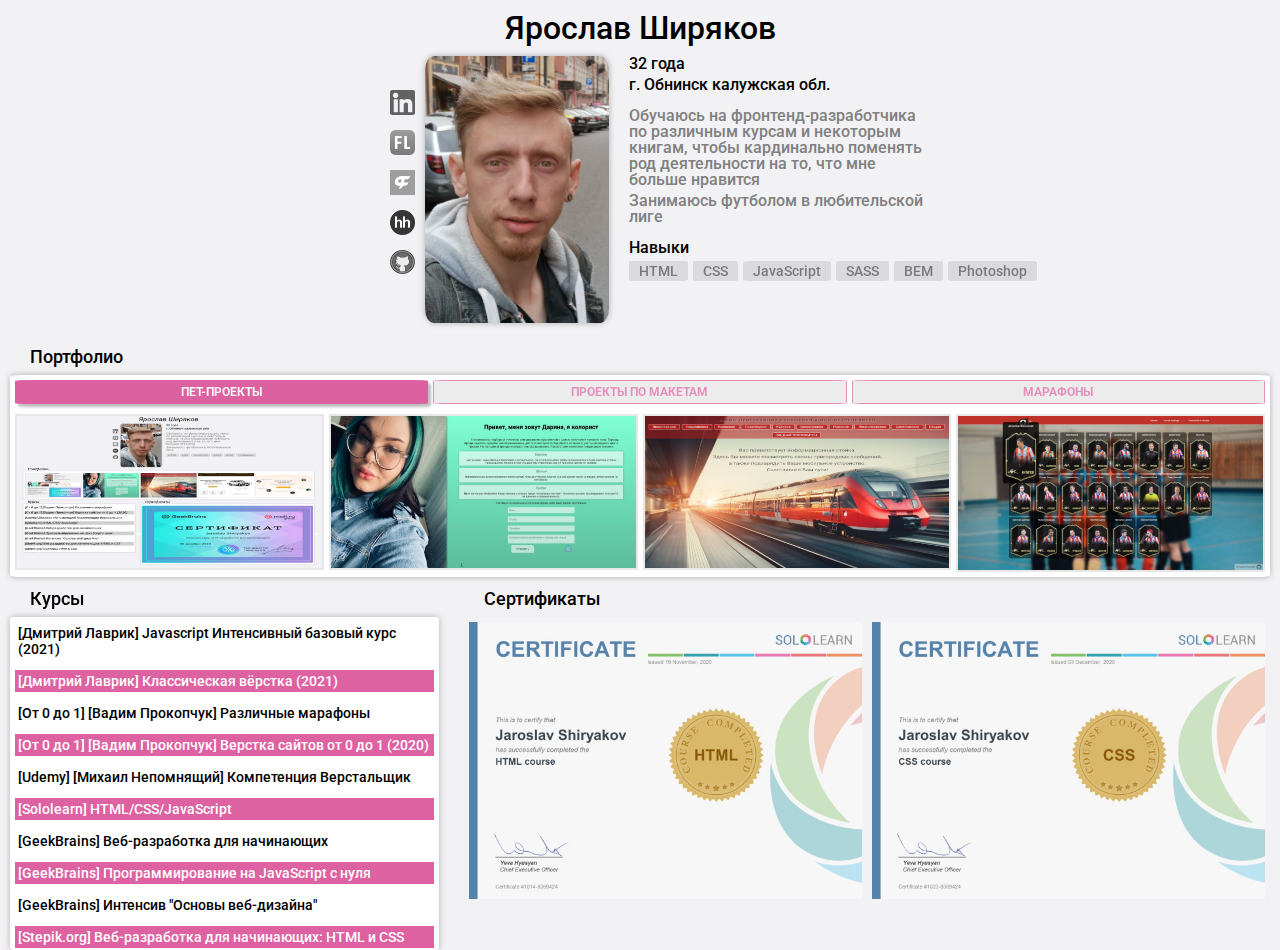
<file: index.html>
<!DOCTYPE html>
<html lang="ru">

<head>
  <meta charset="UTF-8" />
  <meta name="viewport" content="width=device-width, initial-scale=1.0, user-scalable=0" />
  <meta http-equiv="X-UA-Compatible" content="ie=edge" />
  <meta name="google-site-verification" content="NrkjUNxCQcsD5FAU4NBcsO6dX-pjTYRCFyjqW2dKj1Y" />
  <title>Yaroslav Shiryakov</title>
  <link rel="preconnect" href="https://fonts.gstatic.com" />
  <link href="https://fonts.googleapis.com/css2?family=Roboto:ital@1&display=swap" rel="stylesheet" />
  <link rel="stylesheet" href="css/reset_css_lite.css" />
  <link rel="stylesheet" href="css/common.css" />
  <link rel="stylesheet" href="css/about.css" />
  <link rel="stylesheet" href="css/portfolio.css" />
  <link rel="stylesheet" href="css/double-section.css" />
  <link rel="stylesheet" href="css/courses.css" />
  <link rel="stylesheet" href="css/certificates.css" />
  <link rel="stylesheet" href="css/media.css" />
  <link rel="stylesheet" type="text/css" href="js/slick/slick.css" />
  <link rel="stylesheet" type="text/css" href="js/slick/slick-theme.css" />
</head>

<body>
  <h1 class="title">Ярослав Ширяков</h1>
  <div class="container">
    <section class="about">
      <div class="about__block--left">
        <img class="about__photo" src="img/photo2.jpg" alt="" />

        <div class="about__contacts">

          <a class="about__contacts--link" target="_blank"
            href="https://www.linkedin.com/in/yaroslav-shiryakov-79a426183/"><img class="about__contacts--ico ico"
              src="img/ico/linkedin.png" alt="" /></a>
          <a class="about__contacts--link" target="_blank" href="https://www.fl.ru/users/jarosiks/portfolio/"><img
              class="about__contacts--ico ico" src="img/ico/fl.png" alt="" /></a>
          <a class="about__contacts--link" target="_blank" href="https://freelance.ru/vidrimers"><img
              class="about__contacts--ico ico" src="img/ico/freelance.png" alt="" /></a>
          <a class="about__contacts--link" target="_blank"
            href="http://hh.ru/resume/dd49a2f3ff05db59fb0039ed1f367346537462"><img class="about__contacts--ico ico"
              src="img/ico/hh.png" alt="" /></a>
          <a class="about__contacts--link" target="_blank" href="https://github.com/Vidrimers"><img
              class="about__contacts--ico ico" src="img/ico/github.png" alt="" /></a>
        </div>
      </div>
      <div class="about__block--right">

        <div class="about__description">
          <p class="about__description--text">32 года</p>
          <p class="about__description--text">г. Обнинск калужская обл.</p>
        </div>

        <div class="about__story">
          <p>Обучаюсь на фронтенд-разработчика по различным курсам и некоторым книгам, чтобы кардинально поменять род
            деятельности на то, что мне больше нравится</p>
          <p>Занимаюсь футболом в любительской лиге</p>
        </div>

        <p class="about__skills-title">Навыки</p>
        <ul class="about__skills">
          <li class="about__skills--item">HTML</li>
          <li class="about__skills--item">CSS</li>
          <li class="about__skills--item">JavaScript</li>
          <li class="about__skills--item"><a class="old" target="_blank" href="img/old.jpg">SASS</a> </li>
          <li class="about__skills--item">BEM</li>
          <li class="about__skills--item">Photoshop</li>
        </ul>
      </div>
    </section>
  </div>


  <div class="container">
    <h2 class="section-title">Портфолио</h2>
    <section class="portfolio section-style tabs">
      <div class="tabs-links">
        <a href="#portfolio" class="tabs-links__item tab-1">Пет-проекты</a>
        <a href="#layot" class="tabs-links__item tab-2">Проекты по макетам</a>
        <a href="#marathon" class="tabs-links__item tab-3">Марафоны</a>
      </div>

      <div id="portfolio" class="tabs-content__item">
        <a class="portfolio__item" target="_blank"
          href="https://ru.wikipedia.org/wiki/%D0%A0%D0%B5%D0%BA%D1%83%D1%80%D1%81%D0%B8%D1%8F"><img class="thumbs-img"
            src="img/portf-thumb/vidrimers.jpg" alt="" /></a>

        <a class="portfolio__item" target="_blank" href="https://vidrimers.github.io/portfolio.darina-color/"><img
            class="thumbs-img" src="img/portf-thumb/darinacolor.jpg" alt="" /></a>

        <a class="portfolio__item" target="_blank" href="https://vidrimers.github.io/portfolio.mcd/"><img
            class="thumbs-img" src="img/portf-thumb/mcd.jpg" alt="" /></a>

        <a class="portfolio__item" target="_blank" href="https://vidrimers.github.io/portfolio.creativ/"><img
            class="thumbs-img" src="img/portf-thumb/creativ.jpg" alt="" /></a>

      </div>


      <div id="layot" class="tabs-content__item">
        <a class="portfolio__item" target="_blank" href="https://vidrimers.github.io/portfolio.rsschool/"><img
            class="thumbs-img" src="img/portf-thumb/rsschool.jpg" alt="" /></a>

      </div>


      <div id="marathon" class="tabs-content__item">
        <a class="portfolio__item portfolio__animate" target="_blank"
          href="https://vidrimers.github.io/portfolio.0to1__2021-marathon--carsharing"><img class="thumbs-img"
            src="img/portf-thumb/carsharing.jpg" alt="" /></a>

        <a class="portfolio__item portfolio__animate" target="_blank"
          href="https://vidrimers.github.io/portfolio.0to1__2019-marathon--productly/"><img class="thumbs-img"
            src="img/portf-thumb/productly.jpg" alt="" /></a>

        <a class="portfolio__item portfolio__animate" target="_blank"
          href="https://vidrimers.github.io/portfolio.0to1__2020-marathon--bislite/"><img class="thumbs-img"
            src="img/portf-thumb/bislite.jpg" alt="" /></a>

        <a class="portfolio__item portfolio__animate" target="_blank"
          href="https://vidrimers.github.io/portfolio.0to1__2020-marathon--mavic/"><img class="thumbs-img"
            src="img/portf-thumb/mavic.jpg" alt="" /></a>

      </div>
    </section>
  </div>


  <div class="container">
    <section class="double-section">

      <div class="double-section__item double-section__courses">
        <h2 class="section-title">Курсы</h2>
        <ul class="courses section-style ">
          <li class="courses__item">[Дмитрий Лаврик] Javascript Интенсивный базовый курс (2021)</li>
          <li class="courses__item">[Дмитрий Лаврик] Классическая вёрстка (2021)</li>
          <li class="courses__item">[От 0 до 1] [Вадим Прокопчук] Различные марафоны</li>
          <li class="courses__item">[От 0 до 1] [Вадим Прокопчук] Верстка сайтов от 0 до 1 (2020)</li>
          <li class="courses__item">[Udemy] [Михаил Непомнящий] Компетенция Верстальщик</li>
          <li class="courses__item">[Sololearn] HTML/CSS/JavaScript</li>
          <li class="courses__item">[GeekBrains] Веб-разработка для начинающих</li>
          <li class="courses__item">[GeekBrains] Программирование на JavaScript с нуля</li>
          <li class="courses__item">[GeekBrains] Интенсив "Основы веб-дизайна"</li>
          <li class="courses__item">
            [Stepik.org] Веб-разработка для начинающих: HTML и CSS
          </li>
          <li class="courses__item">[Stepik.org] ОСНОВЫ Html & CSS</li>
        </ul>
      </div>

      <div class="double-section__item double-section__certificates">
        <h2 class="section-title">Сертификаты</h2>
        <div class="certificates__slider">

          <a class="certificates__link " target="_blank" href="https://www.sololearn.com/Certificate/1014-8369424/jpg/">
            <img class="certificates__item--img" src="img/cert/1.jpg" alt="" />
          </a>

          <a class="certificates__link" target="_blank"
            href="https://www.sololearn.com/Certificate/1023-8369424/jpg/"><img class="certificates__item--img"
              src="img/cert/2.jpg" alt="" /></a>

          <a class="certificates__link" target="_blank" href="https://geekbrains.ru/certificates/1072678"><img
              class="certificates__item--img" src="img/cert/3.jpg" alt="" /></a>

          <a class="certificates__link" target="_blank" href="https://geekbrains.ru/certificates/1053485"><img
              class="certificates__item--img" src="img/cert/4.jpg" alt="" /></a>

          <a class="certificates__link" target="_blank" href="https://geekbrains.ru/certificates/439257"><img
              class="certificates__item--img" src="img/cert/5.jpg" alt="" /></a>

          <a class="certificates__link" target="_blank" href="https://stepik.org/cert/890672
          "><img class="certificates__item--img" src="img/cert/6.jpg" alt="" /></a>

          <a class="certificates__link" target="_blank" href="https://stepik.org/certificate/e18fff446fadc8c94b3a33fe930b699100c4dd98.pdf
          "><img class="certificates__item--img" src="img/cert/7.jpg" alt="" /></a>


        </div>

    </section> <!-- DOUBLE SECTION-->
  </div><!--  CONTAINER -->

  <script src="//code.jquery.com/jquery-1.11.0.min.js"></script>
  <script src="js/slick/slick.min.js"></script>
  <script src="js/slick.js"></script>
  <script src="js/tabs.js"></script>
</body>

</html>
</file>
<file: css/common.css>
body {
  background: #f2f2f5;
  font-family: 'Roboto', sans-serif;
  font-size: 1.6rem;
  line-height: 1.6rem;
  font-weight: 500;
  font-style: normal;
  height: 0;
}
.container {
  max-width: 130rem;
  margin: 0 auto;
  padding: 0 1rem;

}
.title {
  font-size: 3.2rem;
  margin: 2rem 0;
  text-align: center;
}
.section-title{
  font-size: 1.8rem;
  line-height: 1.5;
  font-weight: 500;
  margin: .5rem 2rem;
}
.section-style {
  background-color: #fff;
  box-shadow: 0 0 0.6rem 0 #00000047;
  padding: .5rem;
  border-radius: 1%;
}
</file>
<file: css/about.css>
.about {
  display: flex;
  max-width: 50rem;
  margin: 0 auto;
  margin-bottom: 2rem;
}

.about__block--left {
  display: flex;
  justify-content: space-between;
  margin-right: 2rem;
  /* margin-bottom: 1rem; */
}


.about__photo {
  max-width: 24.9rem;
  /* max-width: 100%; */
  max-height: 26.7rem;
  box-shadow: 0 0 0.6rem 0 #00000047;
  border-radius: 5%;
  order: 2;
}
.about__contacts {
  display: flex;
  justify-content: center;
  flex-direction: column;
  margin-right: 1rem;
  order: 1;
}

.about__contacts--link {
  width: 2.5rem;
  margin-bottom: 1.5rem;
}

.about__contacts--ico {
  max-width: 100%;
  filter: grayscale();
}

.about__contacts--ico:hover {
  filter: grayscale(0);
  transition: .3s;
}

.about__block--right{
  display: flex;
  flex-direction: column;
  max-width: 30rem;
}

.about__description {
  display: flex;
  flex-direction: column;
  margin-bottom: 1rem;
}

.about__description--text {
  margin-bottom: .5rem;
}

.about__story {
  margin-bottom: 1rem;
}

.about__story p {
  color: gray;
  padding-bottom: .5rem;
}
.about__skills-title{
  margin-bottom: .5rem;
}
.about__skills {
  display: flex;
}


.about__skills--item {
  font-size: 1.4rem;
  background: rgba(0, 0, 0, 0.2);
  opacity: .5;
  padding: .2rem 1rem;
  border-radius: 7%;
}
.about__skills--item+.about__skills--item{
  margin-left: .5rem;
}
.old{
  text-decoration: none;
  color: inherit;
}
</file>
<file: css/portfolio.css>
.portfolio{
margin-bottom: .3rem;
}
.portfolio__item{
  vertical-align: top;
  transition: all .3s;
}

.thumbs-img {
  max-width: 100%;
  height: auto;
  border: 2px solid rgba(15, 15, 15, .1);
}
.thumbs-img:hover{
  box-shadow: 0 0 .9rem #211d1d;
  transition: all .3s;
}
.tabs-links{
  display: flex;
  margin-bottom: 1rem;
  text-align: center;
}
.tabs-links__item{
  width: calc(100%/3);
  color: #D01E7A;
  font-size: 1.2rem;
  font-weight: 700;
  background: rgba(214, 214, 214, 0.902);
  border: 1px solid #D01E7A;
  text-transform: uppercase;
  margin-right: .5rem;
  opacity: .5;
  padding: .3rem 3rem;
  border-radius: 4%;
}
.tabs-links__item:last-child{
  margin-right: 0;
}
.tabs-links__item:hover{
  color: #fff;
  background: #D01E7A;
  opacity: .5;
  box-shadow:7px 5px 5px 0px rgba(0,0,0,0.38);
  transition: all .3s;
}


.tabs-links__item--active{
  color: rgb(241, 241, 241);
  background: #D01E7A;
  opacity: .7;
  box-shadow:3px 3px 3px 0px rgba(0,0,0,0.38);

  transition: all .3s;
}
.tabs-links__item--active:active{
  color: rgb(241, 241, 241);
  background: #D01E7A;
  opacity: .7;
  box-shadow:3px 3px 3px 0px rgba(0,0,0,0.38);

  transition: all .3s;
}

.tabs-content__item{
  display: none;
}
.tabs-content__item--active{
display: grid;
grid-template-columns: repeat(4,1fr);
gap: .5rem;
}
</file>
<file: css/double-section.css>
.double-section{
  display: flex;
  justify-content: space-between;
  
}

.double-section__certificates{
  max-width: 64%;
}
</file>
<file: css/courses.css>
.courses{
  font-size: 1.4rem;
  max-height: 37vh;
  margin-right: 2.5rem;
  overflow: auto;

  scrollbar-color: rgba(208, 30, 122, .7) rgb(255, 255, 255);
  scrollbar-width: none;

  -webkit-touch-callout: none;
	-webkit-user-select: none;
	-khtml-user-select: none;
	-moz-user-select: none;
	-ms-user-select: none;
	user-select: none;
}
.courses:hover{
  scrollbar-width: thin;
}
.courses__item{
  font-weight: 500;
margin-bottom: 1rem;
padding: .3rem .3rem;
}
.courses__item:nth-child(even){
  color: #fff;
background: rgba(208, 30, 122, .7);
}
.courses__item:last-child{
margin-bottom: 0;
}

.courses::-webkit-scrollbar{
  display: none;
}
.courses:hover::-webkit-scrollbar{
  display: block;
width: .2rem;
}
.courses:hover::-webkit-scrollbar-thumb{
  background-color: rgba(208, 30, 122, .7);
}
</file>
<file: css/certificates.css>
.certificates__slider{
  display: grid;
  grid-template-columns: repeat(2,1fr);
  gap: 1rem;
  
}

.certificates__link{
  display: flex;
  padding: .5rem;
}
.certificates__item--img{
  max-width: 100%;
}
</file>
<file: css/media.css>
/* 1170(slg) 992(lg) 768(md) 576(sm) 320(xs) */
@media screen and (max-width: 767px) {
  .section-title{
    text-align: center;
  }
.about{
  flex-direction: column;
  justify-content: center;
  align-items: center;
  width: 100%;
}
.about__block--left {
  flex-direction: column;
  margin: auto;
}
.about__photo{
  max-height: 100%;
  margin-bottom: 1rem;
  order: 1;
}
.about__contacts{
  flex-direction: row;
  justify-content: space-between;
  margin-right: 0;
  margin-bottom: 1rem;
}
.about__contacts--link{
  width: 3rem;
  /* padding: 1rem; */
  margin: 1rem;
}
.about__contacts--ico {
  max-width: 100%;
  filter: none;
}
.about__contacts--ico:hover {
  filter: none;
  transition: none;
}
.about__block--right{
  text-align: center;
  max-width: 100%;
}
.about__description {
  margin-bottom: 1rem;
}
.about__description p{
margin-bottom: 1rem;
}
.about__story p{
  font-size: 1.8rem;
  line-height: 2rem;
}
.about__skills-title{
  margin-bottom: 1rem;
}
.about__skills {
  justify-content: center;
  /* max-width: 100%; */
}
.portfolio{
  margin-bottom: 2rem;
}
.tabs-content__item--active{
  grid-template-columns: repeat(2,1fr);
}

.double-section{
  flex-direction: column;
  align-items: center;
  width: 100%;
}
.double-section__item{
  text-align: center;
  width: 100%;
  margin-bottom: 2rem;
}
.double-section__certificates{
  max-width: 100%;
}

.courses{
  width: 100%;
}
.certificates__slider{
  margin: 0 auto;
  text-align: center;
}
}

@media screen and (max-width: 575px) {
  .tabs-links__item{
    padding: .3rem 2rem;
  }

  .tabs-content__item--active{
    grid-template-columns: 1fr;
  }
}


@media screen and (max-width: 420px) {
  .about__skills--item {
    font-size: 1.3rem;
    line-height: 2rem;
  }
  .tabs-links__item{
    font-size: 1rem;
    /* line-height: 1; */
    /* font-weight: 400; */
    padding: .3rem 0rem;

  }
  .courses__item{
    font-size: 1.2rem;
    line-height: 1.2;
  }

}
@media screen and (max-width: 319px) {
  .about__skills{
    margin: 0 auto;
  }
  .about__skills--item {
    text-align: center;
    font-size: 1.2rem;
    /* line-height: 1.2; */
    padding: .2rem .5rem;
  }
}
</file>
